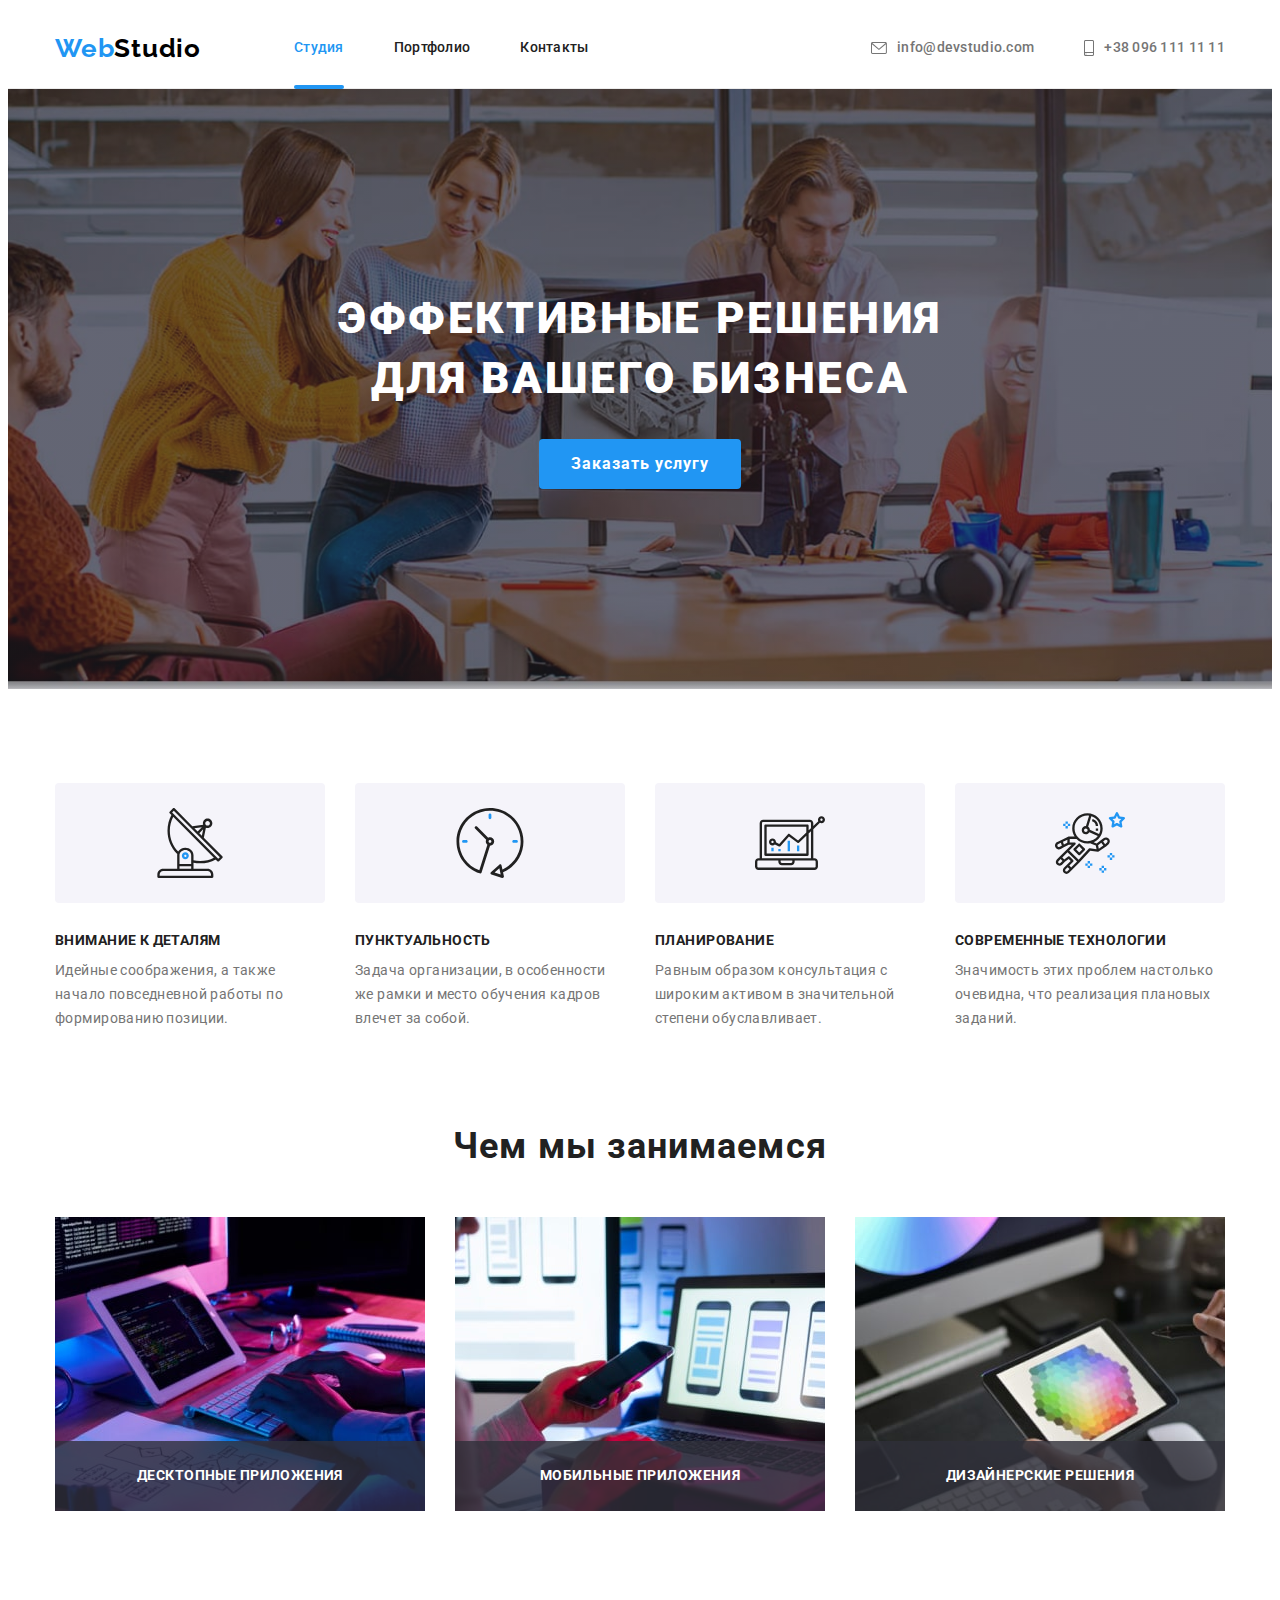
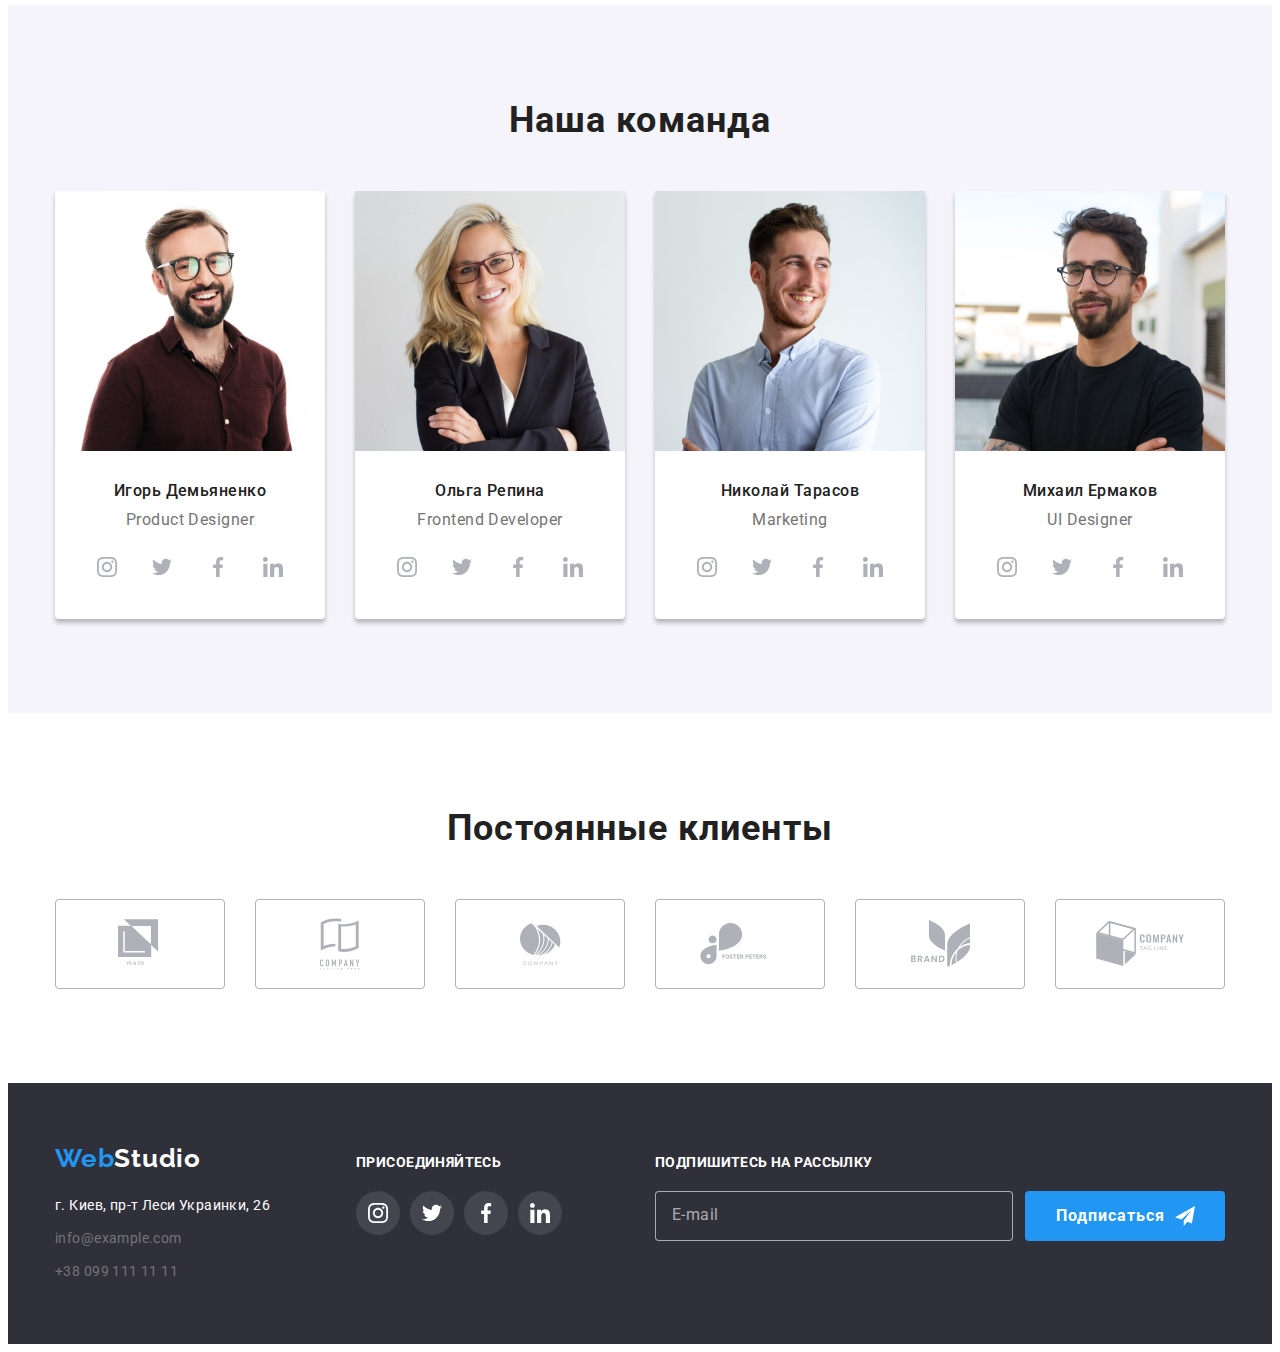
<file: index.html>
<!DOCTYPE html>
<html lang="ru">
    
<head>
    <meta charset="UTF-8">
    <meta name="viewport" content="width=device-width, initial-scale=1.0">
    <title>Студия</title>
    <link rel="preconnect" href="https://fonts.gstatic.com">
    <link href="https://fonts.googleapis.com/css2?family=Raleway:wght@700&family=Roboto:wght@400;500;700;900&display=swap"
        rel="stylesheet">
    <link rel="stylesheet" href="https://cdnjs.cloudflare.com/ajax/libs/modern-normalize/1.0.0/modern-normalize.min.css"
        integrity="sha512-ISS7cAi1PEhQ8jnbJpJZMd29NlhNj4AWYyLOSp2CE/CsHxTCu+r+t0D2yoJudVrd0/8fTVPUVDzY5Tvli75u/g=="
        crossorigin="anonymous" />
    <link rel="preconnect" href="https://fonts.gstatic.com">
    <link rel="stylesheet" href="./css/styles.css">
</head>
<body>
    <!-- Шапка сайта -->
<header class="page-header">
    <div class="container">
            <nav class="menu">
                <a  href="./index.html"><span class="logo">Web</span><span class="logo-dark">Studio</span></a>
                <ul class="site-nav">
                    <li class="item"> 
                        <a href="" class="current">Студия</a>
                    </li>
                    <li class="item"> 
                        <a href="./portfolio.html">Портфолио</a>
                    </li>
                    <li class="item"> 
                        <a href="">Контакты</a>
                    </li>
                </ul>
            </nav>
            <ul class="header-contacts">
                <li class="item">
                                <a href="mailto:info@devstudio.com" class="info">
                                    <svg width="16" height="12">
                                        <use href="./images/sprite.svg#icon-mail"></use>
                                    </svg>
                                    info@devstudio.com
                                </a>
                </li>
                <li class="item">
                                <a href="tel:+380961111111" class="info">
                                <svg width="10" height="16">
                                    <use href="./images/sprite.svg#icon-tel"></use>
                                </svg>
                                +38 096 111 11 11
                                </a>
                </li>
            </ul>
    </div>
</header>
   
    <!-- Основная часть -->
<main>
        <section class="hero">
            <div class="top">
                <h1 class="hero-title">Эффективные решения для вашего бизнеса</h1>
                <button type="button" class="button" data-modal-open>Заказать услугу</button>
            </div>
            <div class="backdrop is-hidden" data-modal>
                <div class="modal">
                    <h1 class="modal-title">Оставьте свои данные, мы вам перезвоним</h1>
                    <form class="form" >
                        <div class="form-field">        
                        <label class="label"> Имя
                          <span class="form-info">
                              <span class="form-icon">
                                <svg width="18" height="18">
                                    <use href="./images/sprite.svg#icon-person"></use>
                                </svg>
                              </span>
                                <input type="text" name="name" class="input">
                          </span>   
                        </label>
                        </div>
                        <div class="form-field">
                        <label class="label">Телефон
                            <span class="form-info">
                                <span class="form-icon">
                                    <svg width="18" height="18">
                                        <use href="./images/sprite.svg#icon-phone"></use>
                                    </svg>
                                </span>
                                    <input type="tel" name="tel" class="input">
                            </span>
                        </label>
                        </div>
                        <div class="form-field">
                        <label class="label"> Почта
                            <span class="form-info">
                                <span class="form-icon">
                                    <svg width="18" height="18">
                                        <use href="./images/sprite.svg#icon-email-black"></use>
                                    </svg>
                                </span>
                             <input type="email" name="mail" class="input">
                            </span>
                        </label>
                        </div>
                        <div class="form-comment">
                        <label class="label"> Комментарий
                             <textarea name="comment" rows="10" class="textarea" placeholder="Введите текст"></textarea>
                        </label>
                        </div>
                        <div class="label-checkbox">
                            <label class="agree">
                             <input class="checkbox"  type="checkbox" name="agree" value="agree" id="checkbox" required>
                                <span class="agree-icon"></span>
                                Соглашаюсь с рассылкой и принимаю 
                                 <a href="#">Условия договора</a>
                            </span>
                            </label>
                        </div>
                        <button type="submit" class="btn-submit">Отправить</button>
                    </form>

                <button type="button" class="close" data-modal-close>
                    <svg width="18" height="18">
                            <use href="./images/sprite.svg#icon-close" ></use>
                        </svg>
                </button>
                </div>
            </div>
        </section>   

        <section class="section">
            <div class="container">
            <h2 class="section-title visually-hidden">Oсобенности</h2>
                <ul class="feature-list">
                    <li class="item">
                        <div class="feature-icon">
                        <svg width="70" height="70">
                            <use href="./images/sprite.svg#icon-antenna" ></use>
                        </svg>
                        </div>
                        <h3 class="title">Внимание к деталям</h3>
                        <p class="text" >Идейные соображения, а также начало повседневной работы по формированию позиции.</p>
                    </li>
                    <li class="item">
                        <div class="feature-icon">
                        <svg width="70" height="70">
                            <use href="./images/sprite.svg#icon-clock"></use>
                        </svg>
                        </div>
                        <h3 class="title">Пунктуальность</h3>
                        <p class="text">Задача организации, в особенности же рамки и место обучения кадров влечет за собой.</p>
                    </li>
                    <li class="item">
                        <div class="feature-icon">
                        <svg width="70" height="70">
                            <use href="./images/sprite.svg#icon-diagram"></use>
                        </svg>
                        </div>
                        <h3 class="title">Планирование</h3>
                        <p class="text">Равным образом консультация с широким активом в значительной степени обуславливает.</p>
                    </li>
                    <li class="item">
                        <div class="feature-icon">
                        <svg width="70" height="70">
                            <use href="./images/sprite.svg#icon-astronaut"></use>
                        </svg>
                        </div>
                        <h3 class="title">Современные технологии</h3>
                        <p class="text">Значимость этих проблем настолько очевидна, что реализация плановых заданий.</p>
                    </li>
                </ul>
            </div>
        </section>

        <section class="section no-padding">
            <div class="container">
                <h2 class="section-title">Чем мы занимаемся</h2>
                <ul class="works">
                    <li class="item"> 
                        <img src="./images/box1.jpg" alt="1" width="370">
                        <div class="thumb">
                            <h3 class="works-title">десктопные приложения</h3>
                        </div>
                    </li>
                    <li class="item"> 
                        <img src="./images/box2.jpg" alt="2" width="370">
                        <div class="thumb">
                           <h3 class="works-title">мобильные приложения</h3> 
                        </div>
                    </li> 
                    <li class="item"> 
                        <img src="./images/box3.jpg" alt="3" width="370">
                        <div class="thumb">
                        <h3 class="works-title">дизайнерские решения</h3>
                        </div>
                    </li>
                </ul>
            </div>
        </section>
        
        <section class="section team">
            <div class="container">
                <h2 class="section-title">Наша команда</h2>
                <ul class="staff">
                    <li class="list"><img src="./images/team-card-1.jpg" alt="Product Designer" width="270" class="card">
                        <div class="position">
                                <h3 class="team-member">Игорь Демьяненко</h3>
                                <p class="profession-title">Product Designer</p>
                            <ul>
                                <li class="social"> 
                                    <a href="#" class="social-link" aria-label="инстаграм">
                                        <svg width="20" height="20">
                                            <use href="./images/sprite.svg#icon-instagram"></use>
                                        </svg>
                                    </a>
                                </li>
                                <li class="social">
                                    <a href="#" class="social-link" aria-label="твиттер">
                                        <svg width="20" height="20">
                                            <use href="./images/sprite.svg#icon-twitter"></use>
                                        </svg>
                                    </a>
                                </li>
                                <li class="social">
                                    <a href="#" class="social-link" aria-label="фейсбук">
                                        <svg width="20" height="20">
                                            <use href="./images/sprite.svg#icon-facebook"></use>
                                        </svg>
                                    </a>
                                </li>
                                <li class="social">
                                    <a href="#" class="social-link" aria-label="линкдин">
                                        <svg class width="20" height="20">
                                            <use href="./images/sprite.svg#icon-linkedin"></use>
                                        </svg>
                                    </a>
                                </li>
                            </ul>
                        </div>
                    </li>
                    <li class="list"><img src="./images/team-card-2.jpg" alt="Frontend Developer" width="270" class="card">
                        <div class="position">
                                <h3 class="team-member">Ольга Репина</h3>
                                <p class="profession-title">Frontend Developer</p>
                                <ul class="networks">
                                    <li class="social">
                                        <a href="#" class="social-link" aria-label="инстаграм">
                                            <svg width="20" height="20">
                                                <use href="./images/sprite.svg#icon-instagram"></use>
                                            </svg>
                                        </a>
                                    </li>
                                    <li class="social">
                                        <a href="#" class="social-link" aria-label="твиттер">
                                            <svg width="20" height="20">
                                                <use href="./images/sprite.svg#icon-twitter"></use>
                                            </svg>
                                        </a>
                                    </li>
                                    <li class="social">
                                        <a href="#" class="social-link" aria-label="фейсбук">
                                            <svg width="20" height="20">
                                                <use href="./images/sprite.svg#icon-facebook"></use>
                                            </svg>
                                        </a>
                                    </li>
                                    <li class="social">
                                        <a href="#" class="social-link" aria-label="линкдин">
                                            <svg class width="20" height="20">
                                                <use href="./images/sprite.svg#icon-linkedin"></use>
                                            </svg>
                                        </a>
                                    </li>
                                </ul>
                        </div>
                    </li>
                    <li class="list"><img src="./images/team-card-3.jpg" alt="Marketing" width="270" class="card">
                        <div class="position">
                                <h3 class="team-member">Николай Тарасов</h3> 
                                <p class="profession-title">Marketing</p>
                                <ul class="networks">
                                    <li class="social">
                                        <a href="#" class="social-link" aria-label="инстаграм">
                                            <svg width="20" height="20">
                                                <use href="./images/sprite.svg#icon-instagram"></use>
                                            </svg>
                                        </a>
                                    </li>
                                    <li class="social">
                                        <a href="#" class="social-link" aria-label="твиттер">
                                            <svg width="20" height="20">
                                                <use href="./images/sprite.svg#icon-twitter"></use>
                                            </svg>
                                        </a>
                                    </li>
                                    <li class="social">
                                        <a href="#" class="social-link" aria-label="фейсбук">
                                            <svg width="20" height="20">
                                                <use href="./images/sprite.svg#icon-facebook"></use>
                                            </svg>
                                        </a>
                                    </li>
                                    <li class="social">
                                        <a href="#" class="social-link" aria-label="линкдин">
                                            <svg class width="20" height="20">
                                                <use href="./images/sprite.svg#icon-linkedin"></use>
                                            </svg>
                                        </a>
                                    </li>
                                </ul>
                        </div>
                    </li>
                    <li class="list"><img src="./images/team-card-4.jpg" alt="UI Designer" width="270" class="card">
                        <div class="position">
                               <h3 class="team-member">Михаил Ермаков</h3>
                               <p class="profession-title">UI Designer</p>  
                            <ul class="networks">
                                <li class="social">
                                    <a href="#" class="social-link"  aria-label="инстаграм">
                                    <svg width="20" height="20">
                                        <use href="./images/sprite.svg#icon-instagram"></use>
                                    </svg>
                                    </a>
                                </li>
                                <li class="social">
                                    <a href="#" class="social-link" aria-label="твиттер">
                                    <svg width="20" height="20">
                                        <use href="./images/sprite.svg#icon-twitter"></use>
                                    </svg>
                                    </a>
                                </li>
                                <li class="social">
                                    <a href="#" class="social-link" aria-label="фейсбук">
                                    <svg width="20" height="20">
                                        <use href="./images/sprite.svg#icon-facebook"></use>
                                    </svg>
                                    </a>
                                </li>
                                <li class="social">
                                    <a href="#" class="social-link" aria-label="линкдин">
                                    <svg class width="20" height="20">
                                        <use href="./images/sprite.svg#icon-linkedin"></use>
                                    </svg>
                                    </a>
                                </li>
                            </ul>
                        </div>
                    </li>
                 </ul>
            </div>
        </section>

        <section class="section">
            <div class="container">
                <h2 class="section-title">Постоянные клиенты</h2>
                <ul class="clients-list">
                    <li class="clients">
                        <a href="#" class="logotype"  aria-label="client1">
                        <svg class="" width=44.27 height=49.23>
                            <use href="./images/sprite.svg#icon-logo-1"></use>
                        </svg>
                        </a>
                    </li>
                    <li class="clients">
                        <a href="#" class="logotype"  aria-label="client2">
                        <svg width=40 height=52>
                            <use href="./images/sprite.svg#icon-logo-2"></use>
                        </svg>
                        </a>
                    </li>
                    <li class="clients">
                        <a href="#" class="logotype"  aria-label="client3">
                        <svg width=41 height=42.6>
                            <use href="./images/sprite.svg#icon-logo-3"></use>
                        </svg>
                        </a>
                    </li>
                    <li class="clients">
                        <a href="#" class="logotype"  aria-label="client4">
                        <svg width=79.66 height=42.02>
                            <use href="./images/sprite.svg#icon-logo-4"></use>
                        </svg>
                        </a>
                    </li>
                    <li class="clients">
                        <a href="#" class="logotype"  aria-label="client5">
                        <svg width=59 height=47>
                            <use href="./images/sprite.svg#icon-logo-5"></use>
                        </svg>
                        </a>
                    </li>
                    <li class="clients">
                        <a href="#" class="logotype"  aria-label="client6">
                        <svg width=88.48 height=45.44>
                            <use href="./images/sprite.svg#icon-logo-6"></use>
                        </svg>
                        </a>
                    </li>
                </ul>
            </div>
        </section>
</main>
<!-- Подвал страницы -->
<footer class="footer">
    <div class="container">
        <div class="footer-left">
           <a href="./index.html"><span class="logo">Web</span><span class="logo-white">Studio</span></a>
           <address class="footer-address">г. Киев, пр-т Леси Украинки, 26</address>
           <ul class="footer-contacts"> 
               <li class="item"><a href="mailto:info@example.com">info@example.com</a></li>
               <li class="item"><a href="tel:+380991111111">+38 099 111 11 11</a></li>
           </ul>
        </div>
        
        <div class="footer-right">
            <section>
                    <h2 class="join-title">присоединяйтесь</h2>
                    <ul class="join">
                        <li class="social">
                            <a href="#" class="social-link" aria-label="инстаграм">
                                <svg width="20" height="20">
                                    <use href="./images/sprite.svg#icon-instagram" class="icon"></use>
                                </svg>
                            </a>
                        </li>
                        <li class="social">
                            <a href="#" class="social-link" aria-label="твиттер">
                                <svg width="20" height="20">
                                    <use href="./images/sprite.svg#icon-twitter" class="icon"></use>
                                </svg>
                            </a>
                        </li>
                        <li class="social">
                            <a href="#" class="social-link" aria-label="фейсбук">
                                <svg width="20" height="20">
                                    <use href="./images/sprite.svg#icon-facebook" class="icon"></use>
                                </svg>
                            </a>
                        </li>
                        <li class="social">
                            <a href="#" class="social-link" aria-label="линкдИн">
                                <svg class width="20" height="20">
                                    <use href="./images/sprite.svg#icon-linkedin" class="icon"></use>
                                </svg>
                            </a>
                        </li>
                    </ul>
            </section>
        </div>
        <div class="subscribe">
            <h2 class="subscribe-title">подпишитесь на рассылку</h2>
            <form>
                <div class="subscribe-info">
                        <input type="email" name="email" placeholder="E-mail" class="input-email">
                    <button type="submit" class="btn-send">Подписаться
                        <svg class width="20" height="20">
                            <use href="./images/sprite.svg#icon-icon-send"></use>
                        </svg>
                    </button>
                </div>
            </form>
        </div>
    </div>
</footer>
<script src="./modal.js"></script>
</body>
</html>
</file>
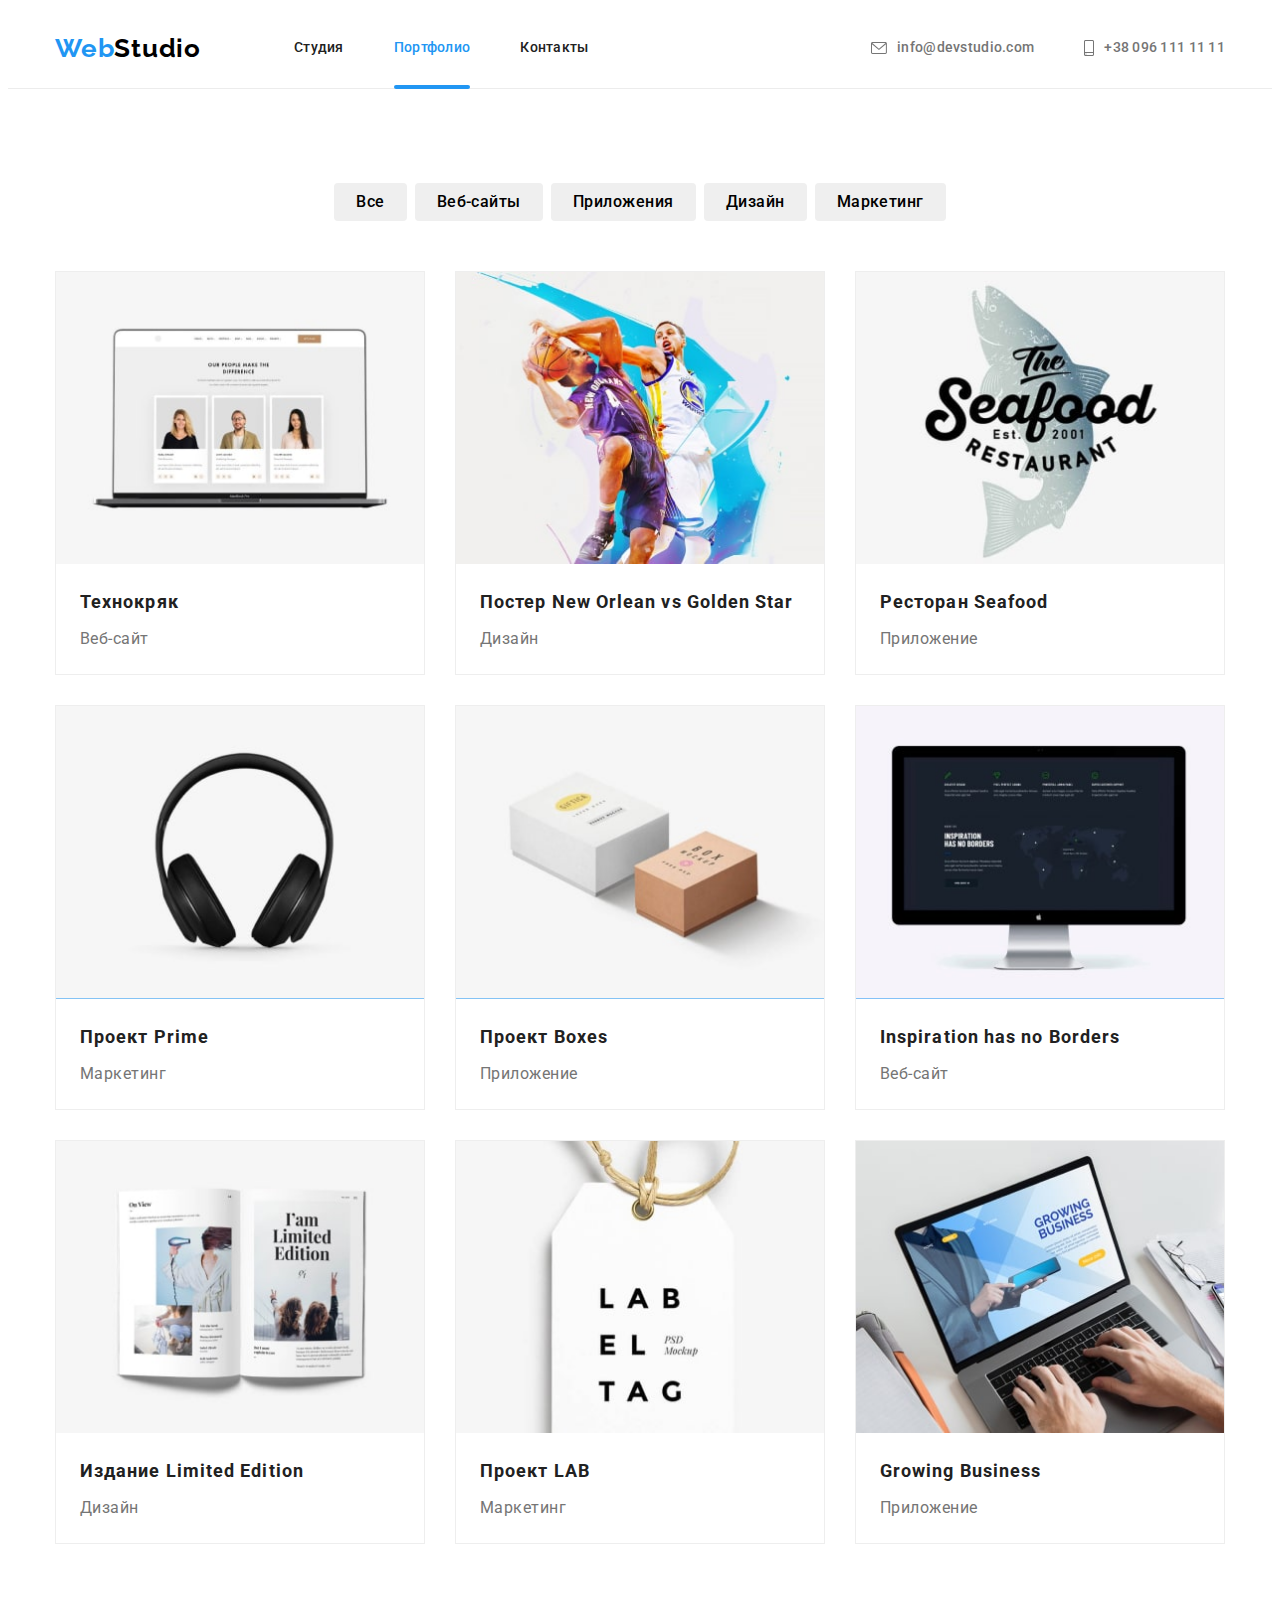
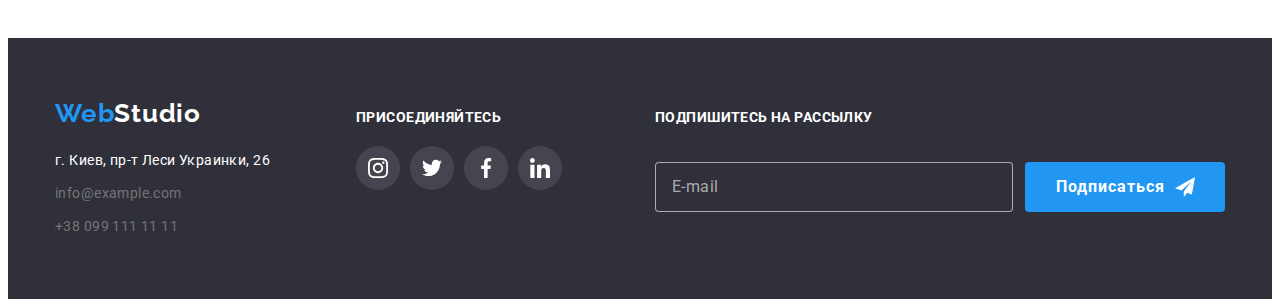
<file: portfolio.html>
<!DOCTYPE html>
<html lang="ru">

<head>
    <meta charset="UTF-8">
    <meta name="viewport" content="width=device-width, initial-scale=1.0">
    <title>Portfolio</title>
    <link rel="preconnect" href="https://fonts.gstatic.com">
    <link href="https://fonts.googleapis.com/css2?family=Raleway:wght@700&family=Roboto:wght@400;500;700;900&display=swap"
        rel="stylesheet">
    <link rel="stylesheet" 
    href="https://cdnjs.cloudflare.com/ajax/libs/modern-normalize/1.0.0/modern-normalize.min.css"
        integrity="sha512-ISS7cAi1PEhQ8jnbJpJZMd29NlhNj4AWYyLOSp2CE/CsHxTCu+r+t0D2yoJudVrd0/8fTVPUVDzY5Tvli75u/g=="
        crossorigin="anonymous" />
    <link rel="preconnect" href="https://fonts.gstatic.com">
    <link rel="stylesheet" href="./css/styles.css">
</head>

<body>
    <!-- Шапка сайта -->
    <header class="page-header">
      <div class="container">
        <nav class="menu">
            <a href="./index.html"> <span class="logo">Web</span><span class="logo-dark">Studio</span></a>
            <ul class="site-nav">
                <li class="item"> <a href="./index.html">Студия</a></li>
                <li class="item"> <a href="" class="current">Портфолио</a></li>
                <li class="item"> <a href="">Контакты</a></li>
            </ul>
        </nav>
        <ul class="header-contacts">
            <li class="item">
                <a href="mailto:info@devstudio.com" class="info">
                    <svg width="16" height="12">
                        <use href="./images/sprite.svg#icon-mail"></use>
                    </svg>
                    info@devstudio.com
                </a>
            </li>
            <li class="item">
                <a href="tel:+380961111111" class="info">
                    <svg width="10" height="16">
                        <use href="./images/sprite.svg#icon-tel"></use>
                    </svg>
                    +38 096 111 11 11
                </a>
            </li>
        </ul>
      </div>
    </header>
  <!-- Основная часть -->
<main>
    <section class="second-page">
        <div class="container">
            <h1 class="portfolio-title visually-hidden">Portfolio</h1>
            <ul class="portfolio">
                <li class="item"> <button type="button" class="button-passive">Все</button></li>
                <li class="item"> <button type="button" class="button-passive">Веб-сайты</button></li>
                <li class="item"> <button type="button" class="button-passive">Приложения</button></li>
                <li class="item"> <button type="button" class="button-passive">Дизайн</button></li>
                <li class="item"> <button type="button" class="button-passive">Маркетинг</button></li>
            </ul>
            <ul class="projects">
                <li class="item">
                    <a href="">
                        <div class="actions">
                                <img src="./images/project1.jpg" alt="Технокряк" width="370">
                                <p class="description">Технокряк это современная площадка распространения коронавируса. Компании используют эту платформу для цифрового шпионажа и атак на защищённые сервера конкурентов.</p>
                        </div>
                                    <div class="project-name">
                                <h2 class="project-title">Технокряк</h2>
                                <p class="project-text">Веб-сайт</p>     
                        </div>
                    </a>
                    
                </li>
                <li class="item">
                    <a href="">
                        <div class="actions">
                              <img src="./images/project2.jpg" alt="Постер" width="370">
                            <p class="description">Технокряк это современная площадка распространения коронавируса. Компании используют эту
                                платформу для цифрового шпионажа и атак на защищённые сервера конкурентов.</p>
                        </div>
                        <div class="project-name">
                              <h2 class="project-title">Постер New Orlean vs Golden Star</h2>
                              <p class="project-text">Дизайн</p>
                        </div>
                    </a>
                </li>
                <li class="item">
                    <a href="">
                        <div class="actions">
                              <img src="./images/project3.jpg" alt="Ресторан" width="370">
                            <p class="description">Технокряк это современная площадка распространения коронавируса. Компании используют эту
                                платформу для цифрового шпионажа и атак на защищённые сервера конкурентов.</p>
                        </div>
                        <div class="project-name">
                              <h2 class="project-title">Ресторан Seafood</h2>
                              <p class="project-text">Приложение</p>
                        </div>
                    </a>
                </li>
                <li class="item">
                    <a href="">
                        <div class="actions">
                              <img src="./images/project4.jpg" alt="Проект Prime" width="370">
                            <p class="description">Технокряк это современная площадка распространения коронавируса. Компании используют эту
                                платформу для цифрового шпионажа и атак на защищённые сервера конкурентов.</p>
                        </div>
                        <div class="project-name">
                              <h2 class="project-title">Проект Prime</h2>
                              <p class="project-text">Маркетинг</p>
                        </div>
                    </a>
                </li>
                <li class="item">
                    <a href="">
                        <div class="actions">
                              <img src="./images/project5.jpg" alt="Проект Boxes" width="370">
                            <p class="description">Технокряк это современная площадка распространения коронавируса. Компании используют эту
                                платформу для цифрового шпионажа и атак на защищённые сервера конкурентов.</p>
                        </div>
                        <div class="project-name">
                              <h2 class="project-title">Проект Boxes</h2>
                              <p class="project-text">Приложение</p>
                        </div>
                    </a>
                </li>
                <li class="item">
                    <a href="">
                        <div class="actions">
                              <img src="./images/project6.jpg" alt="inspiration" width="370">
                            <p class="description">Технокряк это современная площадка распространения коронавируса. Компании используют эту
                                платформу для цифрового шпионажа и атак на защищённые сервера конкурентов.</p>
                        </div>
                        <div class="project-name">
                              <h2 class="project-title">Inspiration has no Borders</h2>
                              <p class="project-text">Веб-сайт</p>
                        </div>
                    </a>
                </li>
                <li class="item">
                    <a href="">
                        <div class="actions">
                              <img src="./images/project7.jpg" alt="издание" width="370">
                            <p class="description">Технокряк это современная площадка распространения коронавируса. Компании используют эту
                                платформу для цифрового шпионажа и атак на защищённые сервера конкурентов.</p>
                        </div>
                        <div class="project-name">
                              <h2 class="project-title">Издание Limited Edition</h2>
                              <p class="project-text">Дизайн</p>
                        </div>
                    </a>
                </li>
                <li class="item">
                    <a href="">
                        <div class="actions">
                              <img src="./images/project8.jpg" alt="проект LAB" width="370">
                            <p class="description">Технокряк это современная площадка распространения коронавируса. Компании используют эту
                                платформу для цифрового шпионажа и атак на защищённые сервера конкурентов.</p>
                        </div>
                        <div class="project-name">
                              <h2 class="project-title">Проект LAB</h2>
                              <p class="project-text">Маркетинг</p>
                        </div>
                    </a>
                </li>
                <li class="item">
                    <a href="">
                        <div class="actions">
                               <img src="./images/project9.jpg" alt="Growing Business" width="370">
                              <p class="description">Технокряк это современная площадка распространения коронавируса. Компании используют эту платформу для цифрового шпионажа и атак на защищённые сервера конкурентов.</p>
                        </div>
                        <div class="project-name">
                               <h2 class="project-title">Growing Business</h2>
                               <p class="project-text">Приложение</p>
                        </div>
                    </a>
                </li>
            </ul>
        </div>
    </section>
</main>
    <!-- Подвал страницы -->
    <footer class="footer">
        <div class="container">
            <div class="footer-left">
                <a href="./index.html"><span class="logo">Web</span><span class="logo-white">Studio</span></a>
                <address class="footer-address">г. Киев, пр-т Леси Украинки, 26</address>
                <ul class="footer-contacts">
                    <li class="item"><a href="mailto:info@example.com">info@example.com</a></li>
                    <li class="item"><a href="tel:+380991111111">+38 099 111 11 11</a></li>
                </ul>
            </div>
    
            <div class="footer-right">
                <section>
                    <h2 class="join-title">присоединяйтесь</h2>
                    <ul class="join">
                        <li class="social">
                            <a href="#" class="social-link" aria-label="инстаграм">
                                <svg width="20" height="20">
                                    <use href="./images/sprite.svg#icon-instagram" class="icon"></use>
                                </svg>
                            </a>
                        </li>
                        <li class="social">
                            <a href="#" class="social-link" aria-label="твиттер">
                                <svg width="20" height="20">
                                    <use href="./images/sprite.svg#icon-twitter" class="icon"></use>
                                </svg>
                            </a>
                        </li>
                        <li class="social">
                            <a href="#" class="social-link" aria-label="фейсбук">
                                <svg width="20" height="20">
                                    <use href="./images/sprite.svg#icon-facebook" class="icon"></use>
                                </svg>
                            </a>
                        </li>
                        <li class="social">
                            <a href="#" class="social-link" aria-label="линкдин">
                                <svg class width="20" height="20">
                                    <use href="./images/sprite.svg#icon-linkedin" class="icon"></use>
                                </svg>
                            </a>
                        </li>
                    </ul>
                </section>
            </div>
            <div class="subscribe">
                <h2 class="subscribe-title">подпишитесь на рассылку</h2>
                <form>
                    <div class="subscribe-info">
                        <p class="subscribe-field">
                            <input type="email" name="email" placeholder="E-mail" class="input-email">
                        </p>
                        <button type="submit" class="btn-send">Подписаться
                            <svg class width="20" height="20">
                                <use href="./images/sprite.svg#icon-icon-send"></use>
                            </svg>
                        </button>
                    </div>
                </form>
            </div>
        </div>
    </footer>
</body>

</html>
</file>
<file: css/styles.css>
/*Цвет основного текста 757575*/
/*Вторичный цвет текста 212121*/
/* белый цвет FFFFFF*/
/* черный цвет 000000*/
/* accent 2196F3*/
/*вторичный цвет фона 2F303A*/
:root {
  --main-text-color: #757575;
  --title-text-color: #212121;
  --accent-color: #2196f3;
  --light-color: #ffffff;
  --dark-color: #000000;
  --team-background-color: #f5f4fa;
  --footer-background-color: #2f303a;
  --button-background-color: #f5f4fa;
  --hero-background-color: #2f303a;
  --icon-color: #afb1b8;
  --background-icon: rgba(255, 255, 255, 0.1);
  --backdrop-bg-color: rgba(0, 0, 0, 0.2);
}

html {
  box-sizing: border-box;
}

*,
*::before,
*::after {
  box-sizing: inherit;
}

body {
  color: var(--main-text-color);
  background-color: var(--light-color);
  font-family: Roboto, sans-serif;
}

ul {
  list-style: none;
  margin: 0;
  padding: 0;
}

a {
  display: block;
  text-decoration: none;
  margin: 0;
  padding: 0;
}

img {
  display: block;
  max-width: 100%;
  height: auto;
}

.container {
  margin-left: auto;
  margin-right: auto;
  width: 1170px;
}

/*logo*/

.logo,
.logo-dark,
.logo-white {
  font-family: Raleway;
  font-weight: 700;
  font-size: 26px;
  line-height: 1.19;
  letter-spacing: 0.03em;
}

.logo {
  color: var(--accent-color);
}

.logo-dark {
  color: var(--dark-color);
}

/*header*/
.page-header {
  border-bottom: 1px solid #ececec;
}

.page-header .container {
  display: flex;
  align-items: center;
}

/*menu*/

.container .menu {
  display: flex;
  align-items: center;
}

/*.site-nav*/

.site-nav {
  display: flex;
  margin-left: 93px;
}

.site-nav .item + .item {
  margin-left: 50px;
}

.site-nav a,
.site-nav a:hover,
.site-nav a:focus,
.site-nav a.current {
  display: block;
  padding-top: 32px;
  padding-bottom: 32px;

  font-family: Roboto;
  font-weight: 500;
  font-size: 14px;
  line-height: 1.14;
  letter-spacing: 0.02em;
}

.site-nav a {
  color: var(--title-text-color);
  transition-property: color;
  transition-duration: 250ms;
  transition-timing-function: cubic-bezier(0.4, 0, 0.2, 1);
}

.site-nav a.current {
  position: relative;
}

.site-nav a.current::after {
  content: '';
  position: absolute;
  left: 0;
  bottom: -1px;
  display: block;
  width: 100%;
  height: 4px;
  border-radius: 2px;
  background-color: var(--accent-color);
}

.site-nav a:hover,
.site-nav a:focus,
.site-nav a.current {
  color: var(--accent-color);
}

/*header-contacts*/

.header-contacts {
  display: flex;
  margin-left: auto;
  align-items: center;
}
.header-contacts svg {
  margin-right: 10px;
}

.info {
  display: flex;
  align-items: center;
  fill: var(--main-text-color);
}

.info:hover,
.info:focus {
  fill: var(--accent-color);
}

.header-contacts .item + .item {
  margin-left: 50px;
}

.header-contacts a,
.header-contacts a:hover,
.contacts a:focus {
  padding-top: 32px;
  padding-bottom: 32px;

  font-family: Roboto;
  font-weight: 500;
  font-size: 14px;
  line-height: 1.14;
  letter-spacing: 0.02em;
}

.header-contacts a {
  color: var(--main-text-color);
  transition-property: color, fill;
  transition-duration: 250ms;
  transition-timing-function: cubic-bezier(0.4, 0, 0.2, 1);
}

.header-contacts a:hover,
.header-contacts a:focus {
  color: var(--accent-color);
}

/* hero*/

.hero {
  max-width: 1600px;
  margin-left: auto;
  margin-right: auto;
  background-size: cover;
  background-repeat: no-repeat;
  background-position: center;
  background-color: var(--hero-background-color);
  background-image: linear-gradient(
      rgba(47, 48, 58, 0.4),
      rgba(47, 48, 58, 0.4)
    ),
    url('../css/img-hero-min.jpg');
}

.top {
  width: 696px;
  text-align: center;
  margin-left: auto;
  margin-right: auto;
  padding-top: 200px;
  padding-bottom: 200px;
}

.hero-title {
  margin-top: 0;
  margin-bottom: 30px;
  color: var(--light-color);
  font-family: Roboto;
  font-weight: 900;
  font-size: 44px;
  line-height: 1.36;
  letter-spacing: 0.06em;
  text-transform: uppercase;
}

.backdrop {
  position: fixed;
  top: 0;
  left: 0;
  width: 100%;
  height: 100%;
  background-color: var(--backdrop-bg-color);
  opacity: 1;
  transition-property: opacity;
  transition-duration: 250ms;
  transition-timing-function: cubic-bezier(0.4, 0, 0.2, 1);
}

.backdrop.is-hidden {
  visibility: hidden;
  opacity: 0;
  pointer-events: none;
}

.backdrop .is-hidden .modal {
  transform: translate(-50%, -50%) scale(0.7);
}

.modal {
  position: absolute;
  top: 50%;
  left: 50%;
  overflow: auto;

  transform: translate(-50%, -50%) scale(1);
  transition-property: transform;
  transition-duration: 250ms;
  transition-timing-function: cubic-bezier(0.4, 0, 0.2, 1);

  min-width: 528px;
  min-height: 581px;
  background-color: var(--light-color);
  border-radius: 4px;
  box-shadow: 0px 1px 3px rgba(0, 0, 0, 0.12), 0px 1px 1px rgba(0, 0, 0, 0.14),
    0px 2px 1px rgba(0, 0, 0, 0.2);

}

.close {
  position: absolute;
  top: 8px;
  right: 8px;
  width: 30px;
  height: 30px;
  display: flex;
  justify-content: center;
  align-items: center;
  border-radius: 50%;
  padding: 0;
  border: 1px solid rgba(0, 0, 0, 0.1);
  background-color: var(--light-color);
  cursor: pointer;
}

/*section*/

.section {
  padding-top: 94px;
  padding-bottom: 94px;
}

.no-padding {
  padding-top: 0;
  padding-bottom: 94px;
}

.section-title {
  margin-top: 0;
  margin-bottom: 50px;

  color: var(--title-text-color);
  font-family: Roboto;
  font-weight: 700;
  font-size: 36px;
  line-height: 1.17;
  text-align: center;
  letter-spacing: 0.03em;
}

.visually-hidden {
  position: absolute;
  clip: rect(0 0 0 0);
  width: 1px;
  height: 1px;
  margin: -1px;
}

/*Features*/

.feature-list {
  display: flex;
}

.feature-list .item {
  width: 270px;
  align-items: center;
}

.feature-list .item + .item {
  margin-left: 30px;
}

.feature-icon {
  display: flex;
  margin-bottom: 30px;
  width: 270px;
  height: 120px;
  justify-content: center;
  align-items: center;
  border-radius: 4px;
  background-color: var(--button-background-color);
}

.feature-list .title {
  margin-top: 0;
  margin-bottom: 10px;
  color: var(--title-text-color);
  font-family: Roboto;
  font-weight: 700;
  font-size: 14px;
  line-height: 1.14;
  letter-spacing: 0.03em;
  text-transform: uppercase;
}
.feature-list .text {
  margin-top: 0;
  margin-bottom: 0;
  font-size: 14px;
  line-height: 1.71;
  letter-spacing: 0.03em;
}

/*works*/

.section .works {
  display: flex;
}

.works .item {
  display: block;
}

.works .item + .item {
  margin-left: 30px;
}

.works .item {
  position: relative;
}

.thumb {
  position: absolute;
  left: 0;
  bottom: 0;
  width: 100%;
  height: 70px;
  background-color: rgba(47, 48, 58, 0.8);
}

.thumb .works-title {
  margin-top: 0;
  margin-bottom: 0;
  padding: 27px;
  font-family: Roboto;
  font-weight: bold;
  font-size: 14px;
  line-height: 1.14;
  text-align: center;
  letter-spacing: 0.03em;
  text-transform: uppercase;
  color: var(--light-color);
}

/*team*/

.section .staff {
  display: flex;
}

.staff .list + .list {
  margin-left: 30px;
}

.list {
  width: 270px;
  text-align: center;
  border-top-left-radius: 0px;
  border-top-right-radius: 0px;
  border-bottom-right-radius: 4px;
  border-bottom-left-radius: 4px;
  box-shadow: 0px 4px 4px rgba(0, 0, 0, 0.25);
  background-color: var(--light-color);
}

.team {
  background-color: var(--team-background-color);
}

/*button*/
.button {
  display: inline-block;
  border-radius: 4px;
  padding: 10px 32px;
  min-width: 200px;
  border: 1px transparent;
  cursor: pointer;
  color: var(--light-color);
  background-color: var(--accent-color);
  font-family: Roboto;
  font-weight: bold;
  font-size: 16px;
  line-height: 1.88;
  align-items: center;
  letter-spacing: 0.06em;
}

/*our team*/

.position {
  padding: 30px 30px;
}

section .team-member {
  margin-top: 0;
  margin-bottom: 10px;
  color: var(--title-text-color);
  font-family: Roboto;
  font-weight: 500;
  font-size: 16px;
  line-height: 1.19;
  letter-spacing: 0.03em;
}

.profession-title {
  margin-top: 0;
  margin-bottom: 0;
  color: var(--main-text-color);
  font-family: Roboto;
  font-weight: 400;
  font-size: 16px;
  line-height: 19px;
  letter-spacing: 0.03em;
}

.staff ul {
  display: flex;
  margin-top: 16px;
  justify-content: space-between;
}

.social {
  display: flex;
  width: 44px;
  height: 44px;
}
.social-link {
  display: flex;
  width: 100%;
  height: 100%;
  border-radius: 50%;
  align-items: center;
  justify-content: center;
  fill: var(--icon-color);
  background-color: var(--light-color);
  transition-property: background-color, fill;
  transition-duration: 250ms;
  transition-timing-function: cubic-bezier(0.4, 0, 0.2, 1);
}

.staff .social-link:hover,
.staff .social-link:focus {
  background-color: var(--accent-color);
  fill: var(--light-color);
}

/*clients*/

section .clients-list {
  display: flex;
}

.clients {
  display: flex;
  width: 170px;
  height: 90px;
}

.logotype {
  display: flex;
  width: 100%;
  height: 100%;
  border-radius: 4px;
  border: 1px solid var(--icon-color);
  align-items: center;
  justify-content: center;
  fill: var(--icon-color);
  transition-property: border-color, fill;
  transition-duration: 250ms;
  transition-timing-function: cubic-bezier(0.4, 0, 0.2, 1);
}

.logotype:hover,
.logotype:focus {
  border: 1px solid var(--accent-color);
  fill: var(--accent-color);
}

.clients-list .clients + .clients {
  margin-left: 30px;
}

/*footer*/

.footer {
  background-color: var(--footer-background-color);
}

.footer .container {
  display: flex;
  align-items: baseline;
  padding-top: 60px;
  padding-bottom: 60px;
}

.footer-left {
  display: flex;
  width: 231px;
  flex-direction: column;
}

.footer-right {
  display: flex;
  width: 206px;
  height: 80px;
  margin-left: 70px;
}

.logo-white {
  color: var(--light-color);
}

.footer-address {
  margin-top: 20px;
  color: var(--light-color);
  font-family: Roboto;
  font-style: normal;
  font-weight: normal;
  font-size: 14px;
  line-height: 1.71;
  letter-spacing: 0.03em;
}

.container .footer-contacts {
  margin-top: 9px;
  margin-bottom: 0;
}

.footer-contacts .item + .item {
  margin-top: 9px;
}

.footer-contacts a,
.footer-contacts a:hover,
.footer-contacts:focus {
  font-family: Roboto;
  font-style: normal;
  font-weight: normal;
  font-size: 14px;
  line-height: 1.71;
  letter-spacing: 0.03em;
}

.footer-contacts a {
  color: var(--main-text-color);
}

.footer-contacts a:hover,
.footer-contacts a:focus {
  color: var(--accent-color);
}

.join-title {
  color: var(--light-color);
  margin-top: 0;
  margin-left: 0;
  margin-right: 0;
  margin-bottom: 20px;

  font-family: Roboto;
  font-style: normal;
  font-weight: bold;
  font-size: 14px;
  line-height: 1.14;
  letter-spacing: 0.03em;
  text-transform: uppercase;
}

.join {
  display: flex;
  width: 206px;
  justify-content: space-between;
}

.join .social-link {
  fill: var(--light-color);
  background-color: var(--background-icon);
}

.join .social-link:hover,
.join .social-link:focus {
  fill: var(--light-color);
  background-color: var(--accent-color);
}

/*portfolio*/

.second-page {
  padding-top: 94px;
  padding-bottom: 94px;
}

.portfolio {
  display: flex;
  margin-bottom: 50px;
  justify-content: center;
}

.portfolio .item + .item {
  margin-left: 8px;
}

.portfolio-title {
  margin: 0;
  padding: 0;
}

/*portfolio buttons*/

.button-passive,
.button-passive:hover,
.button-passive:focus {
  display: inline-block;
  padding: 6px 22px;
  border-radius: 4px;
  border: 1px transparent;

  cursor: pointer;
  font-family: Roboto;
  font-weight: 500;
  font-size: 16px;
  line-height: 1.62;
  text-align: center;
  letter-spacing: 0.03em;
}

.button-passive {
  transition-property: box-shadow;
  transition-duration: 250ms;
  transition-timing-function: cubic-bezier(0.4, 0, 0.2, 1);
}

.button-passive:hover,
.button-passive:focus {
  color: var(--light-color);
  background-color: var(--accent-color);
  box-shadow: 0px 4px 4px rgba(0, 0, 0, 0.25);
}

/*projects*/

.projects {
  display: flex;
  flex-wrap: wrap;
}

.projects .item {
  width: 370px;
  border: 1px solid #eeeeee;
  background-color: var(--light-color);
}

.projects a {
  transition-property: border, box-shadow;
  transition-duration: 250ms;
  transition-timing-function: cubic-bezier(0.4, 0, 0.2, 1);
}

.projects a:hover,
.projects a:focus {
  display: block;
  box-shadow: 0px 4px 4px rgba(0, 0, 0, 0.25);
}

.projects .item:not(:nth-child(3n)) {
  margin-right: 30px;
}

.projects .item:not(:nth-last-child(-n + 3)) {
  margin-bottom: 30px;
}

.project-name {
  padding: 20px 24px 20px 24px;
}

.project-title {
  margin-top: 0;
  margin-bottom: 4px;
  color: var(--title-text-color);
  font-family: Roboto;
  font-weight: 700;
  font-size: 18px;
  line-height: 2;
  letter-spacing: 0.06em;
}

.project-text {
  margin-top: 0;
  margin-bottom: 0;
  color: var(--main-text-color);
  font-family: Roboto;
  font-size: 16px;
  line-height: 1.88;
  letter-spacing: 0.03em;
}

.item a:hover .description,
.item a:focus .description {
  transform: translateY(0);
}

.actions {
  position: relative;
  overflow: hidden;
}

.description {
  display: block;
  position: absolute;
  top: 0;
  left: 0;
  margin-top: 0;
  margin-bottom: 0;
  padding: 63px 24px 63px 24px;
  width: 100%;
  height: 100%;
  font-family: Roboto;
  font-size: 18px;
  line-height: 1.56;
  letter-spacing: 0.03em;
  color: var(--light-color);
  background-color: rgba(33, 150, 243, 0.9);
  transform: translateY(100%);
  transition: transform 250ms cubic-bezier(0.4, 0, 0.2, 1);
}

/*modal-forms*/


.modal-title {
margin-top: 40px;
margin-bottom: 12px;
font-family: Roboto;
font-weight: 700px;
font-size: 20px;
line-height: 1.15;
text-align: center;
letter-spacing: 0.03em;
text-align: center;
color: var(--title-text-color);
}

.form {
 display: flex;
 flex-direction: column;
  width: 448px;
  margin-right: 39px;
  margin-left: 41px;
}

.form-field {
  margin-bottom: 10px;
}

.label,
.form-comment textarea::placeholder{
font-family: Roboto;
font-weight: normal;
font-size: 12px;
line-height: 1.17;
letter-spacing: 0.01em;
}

.label{
color: var(--main-text-color);
}

.form-info {
  display: block;
  position: relative;
}

.form-icon {
  position: absolute;
  top: 50%;
  left: 12px;
  transform: translateY(-50%);
  display: inline-block;
  width: 18px;
  height: 18px;
  margin: 0;
  padding: 0;
  align-items: center;
  justify-content: center;
  fill: var(--title-text-color);
  
}

.form-comment textarea::placeholder {
  color: rgba(117, 117, 117, 0.5);
}


.input,
.textarea {
margin-top: 4px;
width: 100%;
border: 1px solid rgba(33, 33, 33, 0.2);
border-radius: 4px;
}

.input {
  height: 40px;
  padding-left: 42px;
  color: var(--main-text-color);
}

.form-info:focus-within >.form-icon{
  fill: var(--accent-color);

}

.form-info:focus-within >.input,
.textarea:focus-within {
 border: 1px solid var(--accent-color);
 outline: none;
}


.textarea {
  height: 120px;
  padding: 12px 16px;
  resize: none;
  color: var(--main-text-color);
}


.form-comment {
  outline: 1px green;
  margin-bottom: 20px;
}

.label-checkbox {
  
  display: flex;
  align-items: center;
  margin-bottom: 20px;
}



.agree {
  position: relative;
  display: flex;
  margin-left: 12px;
  align-items: center;
  font-family: Roboto;
  font-weight: normal;
  font-size: 14px;
  line-height: 1.71;
  letter-spacing: 0.03em;
  color: var(--main-text-color);
}



.agree a{
  margin-left: 6px;
  color: var(--accent-color);
  text-decoration:underline;
}

.checkbox {
   position: absolute;
   width: 1px;
   height: 1px;
   margin: -1px;
   border: 0;
   padding: 0;
   clip: rect(0 0 0 0);
   overflow: hidden;
  }
   

  .agree-icon::before {
    content: '';
    top: 0;
    left:0;
    margin-right: 9px;
    display: block;
    width: 16px;
    height: 15px;
    border: 2px solid var(--dark-color);
    border-radius: 2px;
    background-color: var(--light-color);
  }
  
  .checkbox:checked + .agree-icon::before{
    content: '';
    border-color: var(--accent-color);
    background-color: var(--accent-color);
    background-image: url('../css/check.svg');
    background-size: contain;
    background-origin: border-box;
  }

  .checkbox:focus + .agree-icon::before{
    content: '';
    border-color:  var(--accent-color);

  }

  .checkbox:checked + .agree-text{
    text-shadow: 0px 4px 4px rgba(0, 0, 0, 0.25);}

.btn-submit {
  display: flex;
  align-self: center;
  margin-bottom: 40px;
  padding: 10px 55px;
  font-family: Roboto;
  font-style: normal;
  font-weight: 700px;
  font-size: 16px;
  line-height: 1.88;
  color: var(--light-color);
  background-color: var(--accent-color);
  box-shadow: 0px 4px 4px rgba(0, 0, 0, 0.15);
  border: none;
  border-radius: 4px;
  cursor: pointer;
}

.btn-submit:focus-within,
.btn-submit:hover{
  box-shadow: 0px 4px 4px rgba(0, 0, 0, 0.15);
}

/*footer-forms*/

.subscribe {
  width: 570px;
  margin-left: 93px;
}

.subscribe-info {
  display: flex;
  justify-content: flex-end;
  margin-top: 0;
  margin-bottom: 0;
  align-items: center;

}



.subscribe-title {
  margin-top: 0;
  margin-bottom: 20px;
  font-family: Roboto;
  font-weight: 700;
  font-size: 14px;
  line-height: 1.14;
  letter-spacing: 0.03em;
  text-transform: uppercase;
  color: var(--light-color);
}




.input-email{
  display: block;
  margin: 0;
  padding-left: 16px;
  background-color: transparent;
  border: none;
  width: 358px;
  height: 50px;
  border: 1px solid;rgba(255, 255, 255, 0.3);
  background-color: var(--footer-background-color);
  border-radius: 4px;

  color: rgba(255, 255, 255, 0.6);
  
}

.input-email:focus{
  outline: none;
}

.btn-send {
  display: flex;
  width: 200px;
  height: 50px;
  padding: 10px 28px 10px 29px;
  margin-left: 12px;
  font-family: Roboto;
  font-style: normal;
  font-weight: bold;
  font-size: 16px;
  line-height: 1.88;
  letter-spacing: 0.06em;
  border: none;
  justify-content: center;
  align-items: center;
  border-radius: 4px;
  color: var(--light-color);
  background-color: var(--accent-color);
  cursor: pointer;
  }

.btn-send svg {
  margin-left: 10px;
}

.input-email::placeholder{
  font-family: Roboto;
  font-size: 16px;
  line-height: 1.25;
  display: flex;
  align-items: center;
  letter-spacing: 0.03em;
  color: rgba(255, 255, 255, 0.6);
  }

  .input-email:focus-within + .input-emai::placeholder{
    color: rgba(255, 255, 255, 0.6);
    }
</file>
